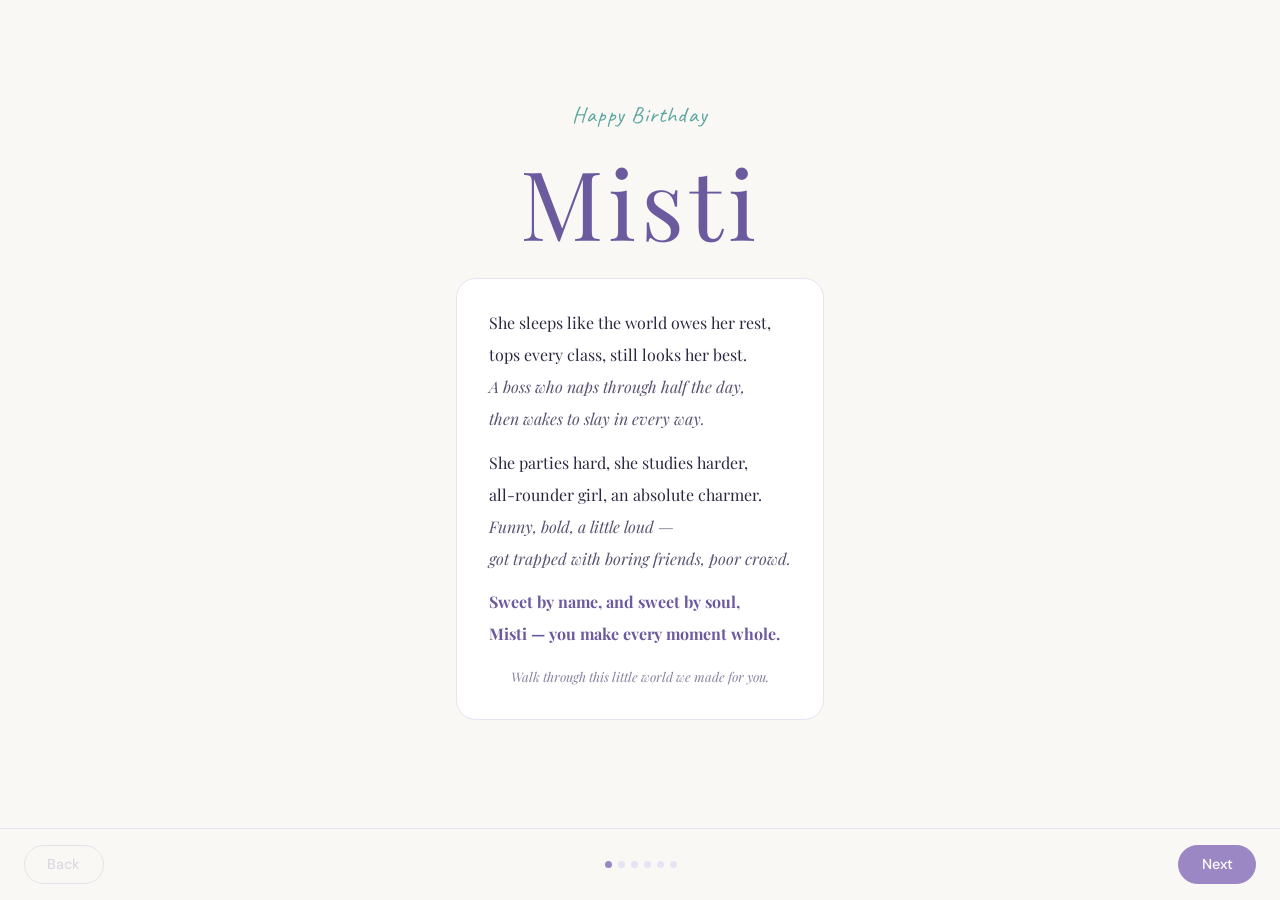
<file: index.html>
<!DOCTYPE html>
<html lang="en">
<head>
<meta charset="UTF-8">
<meta name="viewport" content="width=device-width, initial-scale=1.0">
<title>Happy Birthday Misti</title>
<link href="https://fonts.googleapis.com/css2?family=Playfair+Display:ital,wght@0,400;0,700;1,400&family=DM+Sans:wght@300;400;500&family=Caveat:wght@400;600&display=swap" rel="stylesheet">
<link rel="stylesheet" href="style.css">
</head>
<body>

<div class="curtain-left" id="curtainL"></div>
<div class="curtain-right" id="curtainR"></div>
<div class="confetti-container" id="confettiBox"></div>

<nav class="nav-bar" id="navBar">
  <button class="nav-btn" id="prevBtn" onclick="changeSection(-1)" disabled>Back</button>
  <div class="section-dots" id="dotsRow"></div>
  <button class="nav-btn next-btn" id="nextBtn" onclick="changeSection(1)">Next</button>
</nav>

<!-- S1 -->
<section class="section active" id="s1">
  <div class="opening-content">
    <div class="birthday-tag">Happy Birthday</div>
    <div class="misti-name">Misti</div>
    <div style="height:1.5rem"></div>
    <div class="poem-box">
      <div class="poem-line">She sleeps like the world owes her rest,</div>
      <div class="poem-line">tops every class, still looks her best.</div>
      <div class="poem-line italic">A boss who naps through half the day,</div>
      <div class="poem-line italic">then wakes to slay in every way.</div>
      <div class="poem-line" style="margin-top:.7rem">She parties hard, she studies harder,</div>
      <div class="poem-line">all-rounder girl, an absolute charmer.</div>
      <div class="poem-line italic">Funny, bold, a little loud —</div>
      <div class="poem-line italic">got trapped with boring friends, poor crowd.</div>
      <div class="poem-line sweet" style="margin-top:.7rem">Sweet by name, and sweet by soul,</div>
      <div class="poem-line sweet">Misti — you make every moment whole.</div>
      <div class="poem-line" style="margin-top:.9rem;font-size:.82rem;color:var(--text-light);font-style:italic;text-align:center">Walk through this little world we made for you.</div>
    </div>
  </div>
</section>

<!-- S2 -->
<section class="section" id="s2">
  <div class="section-title">How it all began</div>
  <div class="section-subtitle">A mystery that lasted half a semester</div>
  <div class="chat-container">
    <div class="chat-bubble sent" id="b1">
      <div class="bubble-label">??? (Anonymous)</div>
      <div class="bubble-cloud">Hey Misty</div>
      <div class="bubble-date">First days of college</div>
    </div>
    <div class="chat-bubble received" id="b2">
      <div class="bubble-label">Misti</div>
      <div class="bubble-cloud">It is Misti. Not Misty. Who even is this?</div>
    </div>
    <div class="chat-bubble sent" id="b3">
      <div class="bubble-label">??? (Anonymous)</div>
      <div class="bubble-cloud">Figure it out. I dare you.</div>
    </div>
    <div class="chat-bubble received" id="b4">
      <div class="bubble-label">Misti</div>
      <div class="bubble-cloud">Okay mystery person... game on.</div>
    </div>
    <div class="chat-bubble sent" id="b5">
      <div class="bubble-label">??? (Anonymous)</div>
      <div class="bubble-cloud">Half a semester gone. Still no idea? I see you every single day.</div>
    </div>
    <div class="chat-bubble received" id="b6">
      <div class="bubble-label">Misti</div>
      <div class="bubble-cloud">This is so frustrating. HOW are you still anonymous.</div>
    </div>
    <div class="reveal-box" id="revealBox">
      Then one day, at the practical lab —<br>
      she looked up, and she just <em>knew</em>.<br><br>
      No dramatic reveal. No confession needed.<br>
      She figured it out herself, like she always does.<br><br>
      And just like that, a friendship nobody expected became real.
    </div>
  </div>
</section>

<!-- S3 TIMELINE — images live entirely in HTML, never touched by JS -->
<section class="section" id="s3">
  <div class="timeline-header">
    <div class="netflix-logo-text">The Year of <span>Misti</span></div>
    <div class="timeline-year-tag">2025 — 2026</div>
    <div class="timeline-tagline">A story told in twenty frames</div>
  </div>
  <div class="timeline-row-label">Early days — Sept to Jan</div>
  <div class="photos-row">
<div class="photo-card"><div class="photo-slot has-image"><img src="img1.jpg" alt="Memory 1"><div class="photo-overlay"><div class="photo-date">16 Sept 2025</div><div class="photo-memory">The Beginning — it all started here</div></div></div><div class="photo-num-badge">1</div></div>
<div class="photo-card"><div class="photo-slot has-image"><img src="img2.jpg" alt="Memory 2"><div class="photo-overlay"><div class="photo-date">5 Nov 2025</div><div class="photo-memory">Misti — the winner</div></div></div><div class="photo-num-badge">2</div></div>
<div class="photo-card"><div class="photo-slot has-image"><img src="img3.jpg" alt="Memory 3"><div class="photo-overlay"><div class="photo-date">12 Nov 2025</div><div class="photo-memory">Novesh&#39;s Birthday</div></div></div><div class="photo-num-badge">3</div></div>
<div class="photo-card"><div class="photo-slot has-image"><img src="img4.jpg" alt="Memory 4"><div class="photo-overlay"><div class="photo-date">18 Dec 2025</div><div class="photo-memory">Mall with BFF</div></div></div><div class="photo-num-badge">4</div></div>
<div class="photo-card"><div class="photo-slot has-image"><img src="img5.jpg" alt="Memory 5"><div class="photo-overlay"><div class="photo-date">26 Dec 2025</div><div class="photo-memory">Fun with BFF</div></div></div><div class="photo-num-badge">5</div></div>
<div class="photo-card"><div class="photo-slot has-image"><img src="img6.jpg" alt="Memory 6"><div class="photo-overlay"><div class="photo-date">4 Jan 2026</div><div class="photo-memory">Trip with BFF</div></div></div><div class="photo-num-badge">6</div></div>
<div class="photo-card"><div class="photo-slot has-image"><img src="img7.jpg" alt="Memory 7"><div class="photo-overlay"><div class="photo-date">Jan 2026</div><div class="photo-memory">DON Misti</div></div></div><div class="photo-num-badge">7</div></div>

  </div>
  <div class="timeline-row-label">Middle chapter — Feb to Mar</div>
  <div class="photos-row">
<div class="photo-card"><div class="photo-slot has-image"><img src="img8.jpg" alt="Memory 8"><div class="photo-overlay"><div class="photo-date">23 Jan 2026</div><div class="photo-memory">First CAD class</div></div></div><div class="photo-num-badge">8</div></div>
<div class="photo-card"><div class="photo-slot has-image"><img src="img9.jpg" alt="Memory 9"><div class="photo-overlay"><div class="photo-date">Feb 2026</div><div class="photo-memory">Dancing Misti</div></div></div><div class="photo-num-badge">9</div></div>
<div class="photo-card"><div class="photo-slot has-image"><img src="img10.jpg" alt="Memory 10"><div class="photo-overlay"><div class="photo-date">20 Feb 2026</div><div class="photo-memory">Breeze</div></div></div><div class="photo-num-badge">10</div></div>
<div class="photo-card"><div class="photo-slot has-image"><img src="img11.jpg" alt="Memory 11"><div class="photo-overlay"><div class="photo-date">21 Feb 2026</div><div class="photo-memory">Breeze Day</div></div></div><div class="photo-num-badge">11</div></div>
<div class="photo-card"><div class="photo-slot has-image"><img src="img12.jpg" alt="Memory 12"><div class="photo-overlay"><div class="photo-date">21 Feb 2026</div><div class="photo-memory">AI Summit</div></div></div><div class="photo-num-badge">12</div></div>
<div class="photo-card"><div class="photo-slot has-image"><img src="img13.jpg" alt="Memory 13"><div class="photo-overlay"><div class="photo-date">Feb 2026</div><div class="photo-memory">Energetic Misti</div></div></div><div class="photo-num-badge">13</div></div>
<div class="photo-card"><div class="photo-slot has-image"><img src="img14.jpg" alt="Memory 14"><div class="photo-overlay"><div class="photo-date">15 Mar 2026</div><div class="photo-memory">Misti with her umbrella assistant</div></div></div><div class="photo-num-badge">14</div></div>

  </div>
  <div class="timeline-row-label">Towards the end of year one — Apr</div>
  <div class="photos-row">
<div class="photo-card"><div class="photo-slot has-image"><img src="img15.jpg" alt="Memory 15"><div class="photo-overlay"><div class="photo-date">19 Mar 2026</div><div class="photo-memory">Misti slaying in style</div></div></div><div class="photo-num-badge">15</div></div>
<div class="photo-card"><div class="photo-slot has-image"><img src="img16.jpg" alt="Memory 16"><div class="photo-overlay"><div class="photo-date">4 Apr 2026</div><div class="photo-memory">Misti the Superhero — Project Hail Mary day</div></div></div><div class="photo-num-badge">16</div></div>
<div class="photo-card"><div class="photo-slot has-image"><img src="img17.jpg" alt="Memory 17"><div class="photo-overlay"><div class="photo-date">8 Apr 2026</div><div class="photo-memory">Rain Dance</div></div></div><div class="photo-num-badge">17</div></div>
<div class="photo-card"><div class="photo-slot has-image"><img src="img18.jpg" alt="Memory 18"><div class="photo-overlay"><div class="photo-date">10 Apr 2026</div><div class="photo-memory">Sleeping Misti</div></div></div><div class="photo-num-badge">18</div></div>
<div class="photo-card"><div class="photo-slot has-image"><img src="img19.jpg" alt="Memory 19"><div class="photo-overlay"><div class="photo-date">17 Apr 2026</div><div class="photo-memory">Misti — the studious student</div></div></div><div class="photo-num-badge">19</div></div>
<div class="photo-card"><div class="photo-slot has-image"><img src="img20.jpg" alt="Memory 20"><div class="photo-overlay"><div class="photo-date">26 Apr 2026</div><div class="photo-memory">Misti in another world</div></div></div><div class="photo-num-badge">20</div></div>

  </div>
</section>

<!-- S4 CONSTELLATION -->
<section class="section" id="s4">
  <div class="constellation-wrap">
    <div class="section-title" style="color:white">Her Stars</div>
    <div class="section-subtitle" style="color:rgba(255,255,255,0.35)">Every star holds a memory. Tap to read.</div>
    <div class="sky-canvas" id="skyCanvas"></div>
    <div class="star-popup" id="starPopup">
      <div class="popup-date" id="popupDate"></div>
      <div class="popup-memory" id="popupMemory"></div>
      <button class="popup-close" onclick="closePopup()">close</button>
    </div>
    <div class="constellation-hint">tap any star above</div>
  </div>
</section>

<!-- S5 -->
<section class="section" id="s5">
  <div class="world-title">Her Little World</div>
  <div class="world-sub">Tap on Misti to hear what she has to say.</div>
  <div class="dorm-wrap">
    <div class="speech-bubble" id="speechBubble">Sone do na yr</div>
    <svg class="scene-svg" viewBox="0 0 360 285" xmlns="http://www.w3.org/2000/svg">
      <defs><clipPath id="mistiClip"><ellipse cx="132" cy="185" rx="34" ry="37"/></clipPath><pattern id="chk" width="6" height="6" patternUnits="userSpaceOnUse"><rect width="3" height="3" fill="#c87030" opacity="0.45"/><rect x="3" y="3" width="3" height="3" fill="#c87030" opacity="0.45"/></pattern></defs>
      <rect width="360" height="285" fill="#fdf9f2" rx="12"/><rect width="360" height="168" fill="#ede6f8"/><rect y="165" width="360" height="120" fill="#e5ddc8"/><rect y="163" width="360" height="5" fill="#d4c9b0"/>
      <rect x="18" y="18" width="64" height="55" fill="#cce8e6" rx="5" stroke="#aad0ce" stroke-width="1"/><line x1="50" y1="18" x2="50" y2="73" stroke="#aad0ce" stroke-width="1"/><line x1="18" y1="46" x2="82" y2="46" stroke="#aad0ce" stroke-width="1"/>
      <path d="M100 30 Q180 17 265 30" fill="none" stroke="#c9a84c" stroke-width="0.7" stroke-dasharray="3,6" opacity="0.55"/>
      <circle cx="112" cy="28" r="3" fill="#ffe899" opacity="0.88"/><circle cx="135" cy="22" r="3" fill="#ffe899" opacity="0.88"/><circle cx="160" cy="18" r="3" fill="#ffe899" opacity="0.88"/><circle cx="185" cy="17" r="3" fill="#ffe899" opacity="0.88"/><circle cx="210" cy="19" r="3" fill="#ffe899" opacity="0.88"/><circle cx="235" cy="22" r="3" fill="#ffe899" opacity="0.88"/><circle cx="257" cy="28" r="3" fill="#ffe899" opacity="0.88"/>
      <text x="306" y="78" text-anchor="middle" font-family="Georgia,serif" font-size="5.5" fill="#6b5a9e">10 SGPA Topper</text>
      <rect x="65" y="142" width="228" height="118" fill="#c8bde8" rx="12" stroke="#b0a2d8" stroke-width="1"/><rect x="65" y="142" width="228" height="28" fill="#b0a2d8" rx="8"/><rect x="70" y="168" width="218" height="88" fill="#e8e2f5" rx="6"/><rect x="78" y="172" width="65" height="38" fill="white" rx="10" stroke="#ddd5f0" stroke-width="0.8"/><rect x="74" y="207" width="210" height="42" fill="#a898d8" rx="8" opacity="0.75"/>
      <ellipse cx="170" cy="214" rx="55" ry="16" fill="#b8a8d5" opacity="0.35"/>
      <image href="misti_face.png" x="96" y="143" width="72" height="80" clip-path="url(#mistiClip)" style="border-radius:50%"/>
      <rect x="157" y="197" width="25" height="16" fill="#e8734a" rx="2" transform="rotate(-10 169 205)"/><rect x="177" y="194" width="23" height="15" fill="#5ba5a0" rx="2" transform="rotate(7 188 201)"/><rect x="194" y="197" width="21" height="15" fill="#9b87c4" rx="2" transform="rotate(-6 204 204)"/><rect x="210" y="194" width="25" height="16" fill="#e8a84c" rx="2" transform="rotate(11 222 202)"/><rect x="161" y="211" width="23" height="14" fill="#6b5a9e" rx="2" transform="rotate(-4 172 218)"/><rect x="180" y="209" width="21" height="15" fill="#3a7a76" rx="2" transform="rotate(8 190 216)"/><rect x="198" y="212" width="25" height="14" fill="#c04a4a" rx="2" transform="rotate(-8 210 219)"/><rect x="216" y="208" width="21" height="15" fill="#4a8a3a" rx="2" transform="rotate(5 226 215)"/><rect x="165" y="223" width="23" height="13" fill="#c9a84c" rx="2" transform="rotate(-3 176 229)"/><rect x="186" y="222" width="22" height="14" fill="#7a4aa0" rx="2" transform="rotate(6 197 229)"/>
      <!-- Ekansh -->
      <rect x="17" y="222" width="10" height="38" fill="#4a78c8" rx="3"/><rect x="30" y="222" width="10" height="38" fill="#4a78c8" rx="3"/><ellipse cx="22" cy="261" rx="8" ry="4.5" fill="#7a4a20"/><ellipse cx="35" cy="261" rx="8" ry="4.5" fill="#7a4a20"/><rect x="15" y="220" width="26" height="4" fill="#5a3810" rx="1"/><rect x="13" y="188" width="30" height="34" fill="#e0b888" rx="4"/><rect x="13" y="188" width="30" height="34" fill="url(#chk)" rx="4" opacity="0.65"/><rect x="4" y="192" width="10" height="24" fill="#e0b888" rx="3"/><rect x="42" y="192" width="10" height="24" fill="#e0b888" rx="3"/><circle cx="9" cy="218" r="5" fill="#f5c5a0"/><circle cx="47" cy="218" r="5" fill="#f5c5a0"/><rect x="22" y="180" width="12" height="10" fill="#f5c5a0" rx="2"/><ellipse cx="28" cy="168" rx="17" ry="18" fill="#f5c5a0"/><ellipse cx="11" cy="169" rx="4.5" ry="5.5" fill="#f0b898"/><ellipse cx="45" cy="169" rx="4.5" ry="5.5" fill="#f0b898"/><ellipse cx="28" cy="152" rx="14" ry="8" fill="#8a5220"/><ellipse cx="18" cy="156" rx="8" ry="6" fill="#9a5e28"/><ellipse cx="38" cy="156" rx="8" ry="6" fill="#9a5e28"/><path d="M13 162 Q28 148 43 162 Q42 155 28 149 Q14 155 13 162Z" fill="#7a4a18"/><rect x="13" y="163" width="13" height="10" fill="rgba(210,235,245,0.3)" stroke="#251508" stroke-width="1.3" rx="2"/><rect x="29" y="163" width="13" height="10" fill="rgba(210,235,245,0.3)" stroke="#251508" stroke-width="1.3" rx="2"/><line x1="26" y1="168" x2="29" y2="168" stroke="#251508" stroke-width="1.1"/><circle cx="19" cy="168" r="3.5" fill="#3a1e08"/><circle cx="35" cy="168" r="3.5" fill="#3a1e08"/><circle cx="20" cy="167" r="1.2" fill="white"/><circle cx="36" cy="167" r="1.2" fill="white"/><path d="M20 177 Q28 184 36 177" fill="none" stroke="#b06040" stroke-width="1.4" stroke-linecap="round"/><text x="28" y="278" text-anchor="middle" font-family="Georgia,serif" font-size="7.5" fill="#5a5270">Ekansh</text>
      <!-- Novesh -->
      <rect x="320" y="222" width="10" height="38" fill="#4a78c8" rx="3"/><rect x="333" y="222" width="10" height="38" fill="#4a78c8" rx="3"/><ellipse cx="325" cy="261" rx="8" ry="4.5" fill="#7a4a20"/><ellipse cx="338" cy="261" rx="8" ry="4.5" fill="#7a4a20"/><rect x="318" y="220" width="26" height="4" fill="#5a3810" rx="1"/><rect x="316" y="188" width="30" height="34" fill="#80c8c0" rx="4"/><rect x="307" y="192" width="10" height="24" fill="#80c8c0" rx="3"/><rect x="345" y="192" width="10" height="24" fill="#80c8c0" rx="3"/><circle cx="312" cy="218" r="5" fill="#f5c5a0"/><circle cx="350" cy="218" r="5" fill="#f5c5a0"/><rect x="325" y="180" width="12" height="10" fill="#f5c5a0" rx="2"/><ellipse cx="331" cy="168" rx="17" ry="18" fill="#f5c5a0"/><ellipse cx="314" cy="169" rx="4.5" ry="5.5" fill="#f0b898"/><ellipse cx="348" cy="169" rx="4.5" ry="5.5" fill="#f0b898"/><ellipse cx="331" cy="152" rx="14" ry="8" fill="#3a2210"/><ellipse cx="321" cy="156" rx="8" ry="6" fill="#4a2e18"/><ellipse cx="341" cy="156" rx="8" ry="6" fill="#4a2e18"/><path d="M316 162 Q331 148 346 162 Q345 155 331 149 Q317 155 316 162Z" fill="#2e1a08"/><circle cx="322" cy="168" r="3.5" fill="#3a1e08"/><circle cx="338" cy="168" r="3.5" fill="#3a1e08"/><circle cx="323" cy="167" r="1.2" fill="white"/><circle cx="339" cy="167" r="1.2" fill="white"/><ellipse cx="331" cy="179" rx="4.5" ry="3.5" fill="#b06040"/><text x="331" y="278" text-anchor="middle" font-family="Georgia,serif" font-size="7.5" fill="#5a5270">Novesh</text>
      <rect id="mistiTap" x="98" y="148" width="70" height="80" fill="transparent" style="cursor:pointer"/>
    </svg>
    <div class="tap-hint">Tap on Misti to hear what she has to say</div>
  </div>
</section>

<!-- S6 -->
<section class="section" id="s6">
  <div class="credits-wrap">
    <div class="credits-directed">Directed by</div>
    <div class="credits-by">God</div>
    <div class="credits-year">2025 &#8212; 2026</div>
    <div class="credits-divider"></div>
    <div class="credits-cast-title">Cast</div>
    <div class="cast-list" id="castList">
      <div class="cast-item"><span class="cast-name">Misti</span><span class="cast-role">The Star</span></div>
      <div class="cast-item"><span class="cast-name">Ekansh</span><span class="cast-role">The Anonymous One</span></div>
      <div class="cast-item"><span class="cast-name">Novesh</span><span class="cast-role">The Hero</span></div>
      <div class="cast-item"><span class="cast-name">Harshit</span><span class="cast-role"></span></div>
      <div class="cast-item"><span class="cast-name">Naina</span><span class="cast-role"></span></div>
      <div class="cast-item"><span class="cast-name">Paawan</span><span class="cast-role"></span></div>
      <div class="cast-item"><span class="cast-name">Shefali</span><span class="cast-role"></span></div>
      <div class="cast-item"><span class="cast-name">Medhansh</span><span class="cast-role"></span></div>
      <div class="cast-item"><span class="cast-name">Parth</span><span class="cast-role"></span></div>
    </div>
    <div class="cast-many">...and many more</div>
    <div class="final-line" id="finalLine">Okay ab so ja</div>
  </div>
</section>

<script src="script.js"></script>
</body>
</html>
</file>
<file: style.css>
*,*::before,*::after{box-sizing:border-box;margin:0;padding:0}
:root{
  --cream:#faf8f4;--lavender:#9b87c4;--lavender-light:#e8e2f5;
  --lavender-deep:#6b5a9e;--teal:#5ba5a0;--teal-light:#d4ecea;
  --gold:#c9a84c;--charcoal:#0d0d1a;--charcoal-card:#1a1a35;
  --text-dark:#2d2640;--text-mid:#5a5270;--text-light:#8a82a0;
}
html,body{width:100%;min-height:100vh;font-family:'DM Sans',sans-serif;background:var(--cream);color:var(--text-dark);overflow-x:hidden}
.section{display:none;min-height:100vh;width:100%;flex-direction:column;align-items:center;justify-content:center;position:relative;padding:2rem 1.5rem 6rem}
.section.active{display:flex}
/* NAV */
.nav-bar{position:fixed;bottom:0;left:0;right:0;display:flex;justify-content:space-between;align-items:center;padding:1rem 1.5rem;background:rgba(250,248,244,0.96);backdrop-filter:blur(10px);border-top:1px solid var(--lavender-light);z-index:100;transition:background .4s,border-color .4s}
.nav-bar.dark{background:rgba(13,13,26,0.97);border-top-color:rgba(155,135,196,0.2)}
.nav-btn{background:none;border:1.5px solid var(--lavender);color:var(--lavender-deep);font-family:'DM Sans',sans-serif;font-size:.9rem;font-weight:500;padding:.6rem 1.4rem;border-radius:50px;cursor:pointer;transition:all .3s}
.nav-btn:hover{background:var(--lavender);color:white}
.nav-btn:disabled{opacity:.2;pointer-events:none}
.nav-btn.next-btn{background:var(--lavender);color:white;border-color:var(--lavender)}
.nav-bar.dark .nav-btn{border-color:rgba(155,135,196,0.5);color:rgba(255,255,255,0.7)}
.nav-bar.dark .nav-btn.next-btn{background:#6b5a9e;color:white;border-color:#6b5a9e}
.section-dots{display:flex;gap:6px}
.dot{width:7px;height:7px;border-radius:50%;background:var(--lavender-light);transition:background .3s}
.dot.active{background:var(--lavender)}
.nav-bar.dark .dot{background:rgba(155,135,196,0.2)}
.nav-bar.dark .dot.active{background:var(--lavender)}
/* S1 */
#s1{background:var(--cream);overflow:hidden}
.curtain-left,.curtain-right{position:fixed;top:0;bottom:0;width:50%;background:var(--lavender-deep);z-index:200;transition:transform 1.3s cubic-bezier(0.77,0,0.18,1)}
.curtain-left{left:0}.curtain-right{right:0}
.curtain-left.open{transform:translateX(-100%)}.curtain-right.open{transform:translateX(100%)}
.confetti-container{position:fixed;top:0;left:0;right:0;bottom:0;pointer-events:none;z-index:50;overflow:hidden}
.confetti-piece{position:absolute;top:-10px;animation:confettiFall linear forwards;opacity:0}
@keyframes confettiFall{0%{transform:translateY(0) rotate(0deg);opacity:1}100%{transform:translateY(110vh) rotate(720deg);opacity:0}}
.opening-content{text-align:center;max-width:560px;animation:fadeUp 1s ease 1.5s both}
@keyframes fadeUp{from{opacity:0;transform:translateY(30px)}to{opacity:1;transform:translateY(0)}}
.misti-name{font-family:'Playfair Display',serif;font-size:clamp(3rem,12vw,6rem);color:var(--lavender-deep);letter-spacing:.05em;animation:glowPulse 3s ease-in-out infinite 2s;line-height:1;margin-bottom:.3rem}
@keyframes glowPulse{0%,100%{text-shadow:0 0 20px rgba(107,90,158,0.3)}50%{text-shadow:0 0 50px rgba(107,90,158,0.7),0 0 100px rgba(107,90,158,0.2)}}
.birthday-tag{font-family:'Caveat',cursive;font-size:1.4rem;color:var(--teal);margin-bottom:1.5rem;letter-spacing:.05em}
.poem-box{background:white;border-radius:20px;padding:1.8rem 2rem;border:1px solid var(--lavender-light);text-align:left;margin-bottom:1rem}
.poem-line{font-family:'Playfair Display',serif;font-size:clamp(.88rem,2.4vw,1rem);line-height:2;color:var(--text-dark)}
.poem-line.italic{font-style:italic;color:var(--text-mid)}
.poem-line.sweet{color:var(--lavender-deep);font-weight:700}
/* S2 */
#s2{background:var(--cream)}
.section-title{font-family:'Playfair Display',serif;font-size:clamp(1.5rem,5vw,2.2rem);color:var(--lavender-deep);text-align:center;margin-bottom:.4rem}
.section-subtitle{font-size:.88rem;color:var(--text-light);text-align:center;margin-bottom:2rem;font-style:italic}
.chat-container{width:100%;max-width:440px;display:flex;flex-direction:column;gap:1rem}
.chat-bubble{display:flex;flex-direction:column;opacity:0;transform:translateY(16px);transition:all .5s ease;max-width:82%}
.chat-bubble.visible{opacity:1;transform:translateY(0)}
.chat-bubble.sent{align-self:flex-end;align-items:flex-end}
.chat-bubble.received{align-self:flex-start;align-items:flex-start}
.bubble-label{font-family:'Caveat',cursive;font-size:.82rem;color:var(--text-light);margin-bottom:3px}
.bubble-cloud{position:relative;padding:.8rem 1.1rem;font-size:.92rem;line-height:1.5;border-radius:22px}
.sent .bubble-cloud{background:var(--lavender);color:white;border-bottom-right-radius:5px}
.received .bubble-cloud{background:white;color:var(--text-dark);border:1px solid var(--lavender-light);border-bottom-left-radius:5px}
.bubble-cloud::before,.bubble-cloud::after{content:'';position:absolute;border-radius:50%}
.sent .bubble-cloud::before{width:14px;height:14px;background:var(--lavender);top:-6px;right:20px}
.sent .bubble-cloud::after{width:9px;height:9px;background:var(--lavender);top:-13px;right:35px}
.received .bubble-cloud::before{width:14px;height:14px;background:white;border:1px solid var(--lavender-light);top:-6px;left:20px}
.received .bubble-cloud::after{width:9px;height:9px;background:white;border:1px solid var(--lavender-light);top:-13px;left:35px}
.bubble-date{font-size:.7rem;color:var(--text-light);margin-top:3px}
.reveal-box{background:linear-gradient(135deg,var(--lavender-light),var(--teal-light));border-radius:16px;padding:1.2rem 1.5rem;text-align:center;font-family:'Playfair Display',serif;font-style:italic;color:var(--lavender-deep);font-size:.95rem;max-width:440px;width:100%;opacity:0;transform:scale(.95);transition:all .6s ease;margin-top:.5rem;line-height:1.9}
.reveal-box.visible{opacity:1;transform:scale(1)}
/* S3 TIMELINE */
#s3{background:var(--charcoal);color:white;padding:2rem 0 6rem;justify-content:flex-start;align-items:stretch}
.timeline-header{text-align:center;padding:2rem 1.5rem .5rem}
.netflix-logo-text{font-family:'Playfair Display',serif;font-size:clamp(2rem,7vw,3.5rem);color:white;letter-spacing:.1em;text-transform:uppercase;font-weight:700}
.netflix-logo-text span{color:#e50914}
.timeline-year-tag{font-family:'Caveat',cursive;font-size:1rem;color:var(--gold);margin:.3rem 0 .2rem}
.timeline-tagline{font-size:.82rem;color:rgba(255,255,255,0.3);font-style:italic;margin-bottom:.8rem}
.timeline-row-label{font-family:'Caveat',cursive;font-size:1.05rem;color:var(--gold);padding:1.2rem 1.5rem .4rem;letter-spacing:.04em}
.photos-row{display:flex;gap:10px;overflow-x:auto;padding:.4rem 1.5rem 1rem;scrollbar-width:none}
.photos-row::-webkit-scrollbar{display:none}
.photo-card{flex:0 0 150px;background:var(--charcoal-card);border-radius:8px;overflow:hidden;border:1px solid rgba(155,135,196,0.15);cursor:pointer;transition:transform .3s,border-color .3s;position:relative}
.photo-card:hover{transform:scale(1.05);border-color:rgba(155,135,196,0.6)}
.photo-slot{width:150px;height:210px;display:flex;align-items:center;justify-content:center;position:relative;overflow:hidden}
.photo-slot img{width:100%;height:100%;object-fit:cover;display:block}
.photo-overlay{position:absolute;bottom:0;left:0;right:0;background:linear-gradient(transparent,rgba(13,13,26,0.97));padding:1.5rem .8rem .8rem;transform:translateY(100%);transition:transform .3s ease}
.photo-card:hover .photo-overlay{transform:translateY(0)}
.photo-date{font-family:'Caveat',cursive;font-size:.85rem;color:var(--gold)}
.photo-memory{font-size:.75rem;color:rgba(255,255,255,0.85);line-height:1.4;margin-top:2px}
.photo-num-badge{position:absolute;top:6px;left:6px;background:rgba(107,90,158,0.8);color:white;font-size:.68rem;padding:2px 6px;border-radius:20px}
@media(hover:none){.photo-overlay{transform:translateY(0);background:linear-gradient(transparent 30%,rgba(13,13,26,0.95))}}
/* S4 CONSTELLATION */
#s4{background:var(--charcoal);color:white}
.constellation-wrap{width:100%;max-width:500px;text-align:center}
.sky-canvas{position:relative;width:100%;height:360px;margin:1.2rem 0}
.sky-canvas::before{content:'';position:absolute;inset:0;background-image:radial-gradient(1px 1px at 10% 20%,rgba(255,255,255,0.5) 0%,transparent 100%),radial-gradient(1px 1px at 30% 60%,rgba(255,255,255,0.3) 0%,transparent 100%),radial-gradient(1px 1px at 55% 10%,rgba(255,255,255,0.5) 0%,transparent 100%),radial-gradient(1px 1px at 70% 45%,rgba(255,255,255,0.3) 0%,transparent 100%),radial-gradient(1px 1px at 85% 75%,rgba(255,255,255,0.4) 0%,transparent 100%),radial-gradient(1px 1px at 20% 80%,rgba(255,255,255,0.3) 0%,transparent 100%),radial-gradient(1px 1px at 90% 15%,rgba(255,255,255,0.5) 0%,transparent 100%),radial-gradient(1px 1px at 45% 88%,rgba(255,255,255,0.3) 0%,transparent 100%)}
.star{position:absolute;cursor:pointer;display:flex;flex-direction:column;align-items:center;gap:4px;transform:translate(-50%,-50%)}
.star-dot{width:13px;height:13px;background:var(--gold);border-radius:50%;box-shadow:0 0 8px var(--gold),0 0 18px rgba(201,168,76,0.4);transition:transform .3s,box-shadow .3s;animation:twinkle 3s ease-in-out infinite}
.star:nth-child(2) .star-dot{animation-delay:.5s}.star:nth-child(3) .star-dot{animation-delay:1s}.star:nth-child(4) .star-dot{animation-delay:1.5s}.star:nth-child(5) .star-dot{animation-delay:2s}.star:nth-child(6) .star-dot{animation-delay:2.5s}.star:nth-child(7) .star-dot{animation-delay:.3s}.star:nth-child(8) .star-dot{animation-delay:1.8s}
@keyframes twinkle{0%,100%{transform:scale(1);opacity:1}50%{transform:scale(1.4);opacity:.6}}
.star:hover .star-dot,.star.active .star-dot{transform:scale(1.8);box-shadow:0 0 20px var(--gold),0 0 40px rgba(201,168,76,0.6)}
.star-label{font-family:'Caveat',cursive;font-size:.75rem;color:rgba(255,255,255,0.5);text-align:center;max-width:75px;line-height:1.2}
.star-popup{display:none;background:rgba(18,18,42,0.98);border:1px solid rgba(201,168,76,0.5);border-radius:14px;padding:1.1rem 1.3rem;text-align:left;max-width:290px;margin:0 auto;animation:popIn .3s ease}
.star-popup.show{display:block}
@keyframes popIn{from{opacity:0;transform:scale(.9)}to{opacity:1;transform:scale(1)}}
.popup-date{font-family:'Caveat',cursive;color:var(--gold);font-size:.95rem;margin-bottom:.4rem}
.popup-memory{font-size:.88rem;color:rgba(255,255,255,0.82);line-height:1.6}
.popup-close{background:none;border:none;color:rgba(255,255,255,0.3);font-size:.78rem;cursor:pointer;margin-top:.7rem;font-family:'DM Sans',sans-serif}
.popup-close:hover{color:white}
.constellation-hint{font-size:.78rem;color:rgba(255,255,255,0.25);font-style:italic}
/* S5 */
#s5{background:var(--cream)}
.world-title{font-family:'Playfair Display',serif;font-size:clamp(1.5rem,5vw,2.1rem);color:var(--lavender-deep);text-align:center;margin-bottom:.3rem}
.world-sub{font-size:.82rem;color:var(--text-light);text-align:center;margin-bottom:1.2rem;font-style:italic}
.dorm-wrap{width:100%;max-width:480px;background:white;border-radius:20px;border:1px solid var(--lavender-light);padding:1rem;position:relative}
.scene-svg{width:100%;height:auto;display:block}
.speech-bubble{display:none;position:absolute;left:50%;transform:translateX(-50%);top:4px;background:var(--lavender-deep);color:white;padding:.45rem 1.1rem;border-radius:20px;font-family:'Caveat',cursive;font-size:1.1rem;white-space:nowrap;z-index:10;pointer-events:none}
.speech-bubble::after{content:'';position:absolute;bottom:-9px;left:50%;transform:translateX(-50%);border:9px solid transparent;border-top-color:var(--lavender-deep);border-bottom:none}
.speech-bubble.show{display:block;animation:popIn .3s ease}
.tap-hint{font-size:.76rem;color:var(--text-light);text-align:center;margin-top:.8rem;font-style:italic}
/* S6 */
#s6{background:var(--charcoal);color:white;justify-content:center}
.credits-wrap{text-align:center;max-width:380px;width:100%}
.credits-directed{font-size:.78rem;letter-spacing:.22em;text-transform:uppercase;color:rgba(255,255,255,0.3);margin-bottom:.3rem}
.credits-by{font-family:'Playfair Display',serif;font-size:clamp(1.3rem,4vw,2rem);color:var(--gold);margin-bottom:.2rem}
.credits-year{font-family:'Caveat',cursive;font-size:1.05rem;color:rgba(255,255,255,0.4);margin-bottom:2.5rem}
.credits-divider{width:36px;height:1px;background:rgba(255,255,255,0.12);margin:0 auto 2rem}
.credits-cast-title{font-size:.72rem;letter-spacing:.24em;text-transform:uppercase;color:rgba(255,255,255,0.25);margin-bottom:1.3rem}
.cast-list{display:flex;flex-direction:column;gap:.7rem;margin-bottom:2.5rem}
.cast-item{display:flex;justify-content:space-between;align-items:center;padding:.5rem 0;border-bottom:1px solid rgba(255,255,255,0.05);opacity:0;transform:translateY(8px);transition:all .5s ease}
.cast-item.visible{opacity:1;transform:translateY(0)}
.cast-name{font-family:'Playfair Display',serif;font-size:.98rem;color:white}
.cast-role{font-size:.75rem;color:rgba(255,255,255,0.3);font-style:italic}
.cast-many{font-size:.8rem;color:rgba(255,255,255,0.2);font-style:italic;margin-bottom:2.5rem}
.final-line{font-family:'Caveat',cursive;font-size:clamp(2rem,6vw,2.8rem);color:var(--lavender);opacity:0;animation:fadeUp 1s ease 2.5s both}
@media(max-width:480px){.poem-box{padding:1.3rem 1.2rem}.photo-card{flex:0 0 135px}.photo-slot{width:135px;height:190px}}
</file>
